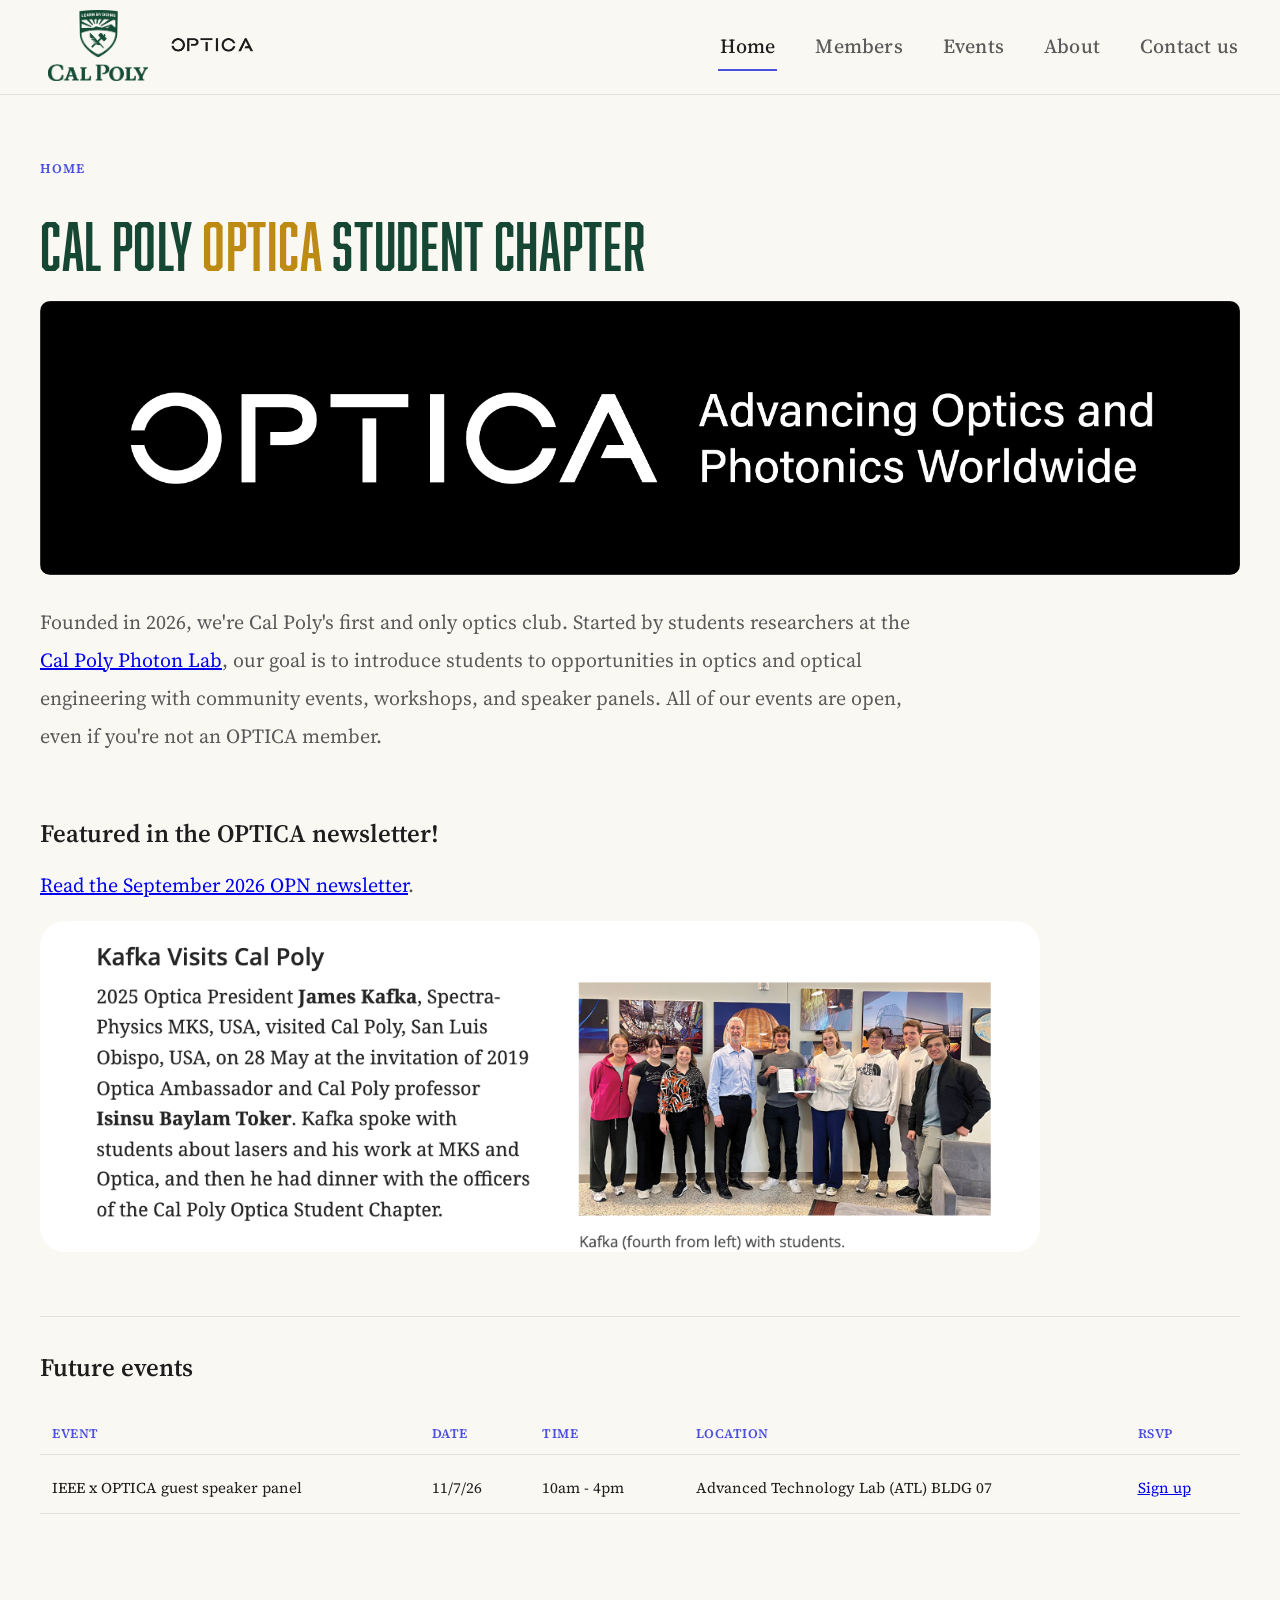
<file: index.html>
<!DOCTYPE html>
<html lang="en">
<head>
  <meta charset="UTF-8">
  <meta name="viewport" content="width=device-width, initial-scale=1.0">
  <title>Home — Cal Poly OPTICA</title>
  <link rel="stylesheet" href="style.css">
</head>
<body>
  <div class="topbar">
    <div class="logo-cluster">
      <div class="logo-placeholder"><a href="https://www.calpoly.edu" target="_blank"><img src="images/CP_logo_tran.png" alt="Cal Poly logo"></a></div>
      <div class="logo-placeholder"><a href="https://www.optica.org" target="_blank"><img src="images/OPTICA_Tra.png" alt="OPTICA logo"></a></div>
    </div>
    <nav class="tabs">
      <a href="index.html" class="active">Home</a>
      <a href="members.html" class="">Members</a>
      <a href="events.html" class="">Events</a>
      <a href="about.html" class="">About</a>
      <a href="contact.html" class="">Contact us</a>
    </nav>
  </div>

  <main>
    <div class="page-label">Home</div>
    <h1> Cal Poly <span class="gold">OPTICA</span>  Student Chapter</h1>
    <img src="images/logo_optica_.jpg" alt="OPTICA banner" class="hero-image">
    <p>Founded in 2026, we're Cal Poly's first and only optics club. Started by students researchers at the <a href="https://sites.google.com/view/cal-poly-photon-lab/home?authuser=0" target="_blank">Cal Poly Photon Lab</a>, our goal is to introduce students to opportunities in optics and optical engineering with community events, workshops, and speaker panels. All of our events are open, even if you're not an OPTICA member.
  
      <div class="featured-section">
        <h2>Featured in the OPTICA newsletter!</h2>
        <p><a href="https://www.optica-opn.org/home/articles/volume_37/september_2026/departments/news_from_the_society/?_gl=1*16rx3y2*_up*MQ..*_ga*MzcwMTYxMjEzLjE3OTE0MDU0OTk.*_ga_E12JQYTB9L*czE3OTE0MDU0OTkkbzEkZzEkdDE3OTE0MDU1MDMkajU2JGwwJGgw" target="_blank">Read the September 2026 OPN newsletter</a>.</p>
      
        <img src="images/feature.png" alt="OPTICA newsletter feature" class="featured-image">
      </div>



      
      <div class="future-events-section">
    </div>
        <h2>Future events</h2>

        <table class="seminars-table">
          <thead>
            <tr>
              <th>Event</th>
              <th>Date</th>
              <th>Time</th>
              <th>Location</th>
              <th>RSVP</th>
            </tr>
          </thead>
          <tbody>
            <tr>
              <td>IEEE x OPTICA guest speaker panel</td>
              <td>11/7/26</td>
              <td>10am - 4pm</td>
              <td>Advanced Technology Lab (ATL) BLDG 07 </td>
              <td><a href="https://forms.cloud.microsoft/Pages/ResponsePage.aspx?id=2wING578lUSVNx03nMoq5_AMgewt2ipLjpEsXgw3dFpURFIxSEdMRVdFVzVDMUJVMkZYVU0zT0tTWS4u" target="_blank">Sign up</a></td>
            </tr>
              <!--   *DELETE THIS COMMENT TO BRING BACK THE EVENTS **** <-------
              <td>Seminar with Dr. Kaan Aksit </td>
              <td>October 2026</td>
              <td> TBD </td>
              <td>Zoom</td>
              <td><a href="PASTE_LINK_HERE" target="_blank">Sign up</a></td>
            </tr>
          </tbody>
          <tr>
              <td>IEEE x OPTICA guest speaker panel</td>
              <td>November 2026</td>
              <td>[Time]</td>
              <td> TBD </td>
              <td><a href="PASTE_LINK_HERE" target="_blank">Sign up</a></td>
            </tr>
            
            </tbody>
          <tr>
              <td>Event</td>
              <td>Date</td>
              <td>[Time]</td>
              <td> Place </td>
              <td><a href="PASTE_LINK_HERE" target="_blank">Sign up</a></td>
            </tr>
            -->
        </table>
      </div>



  </main>
</body>
</html>
</file>
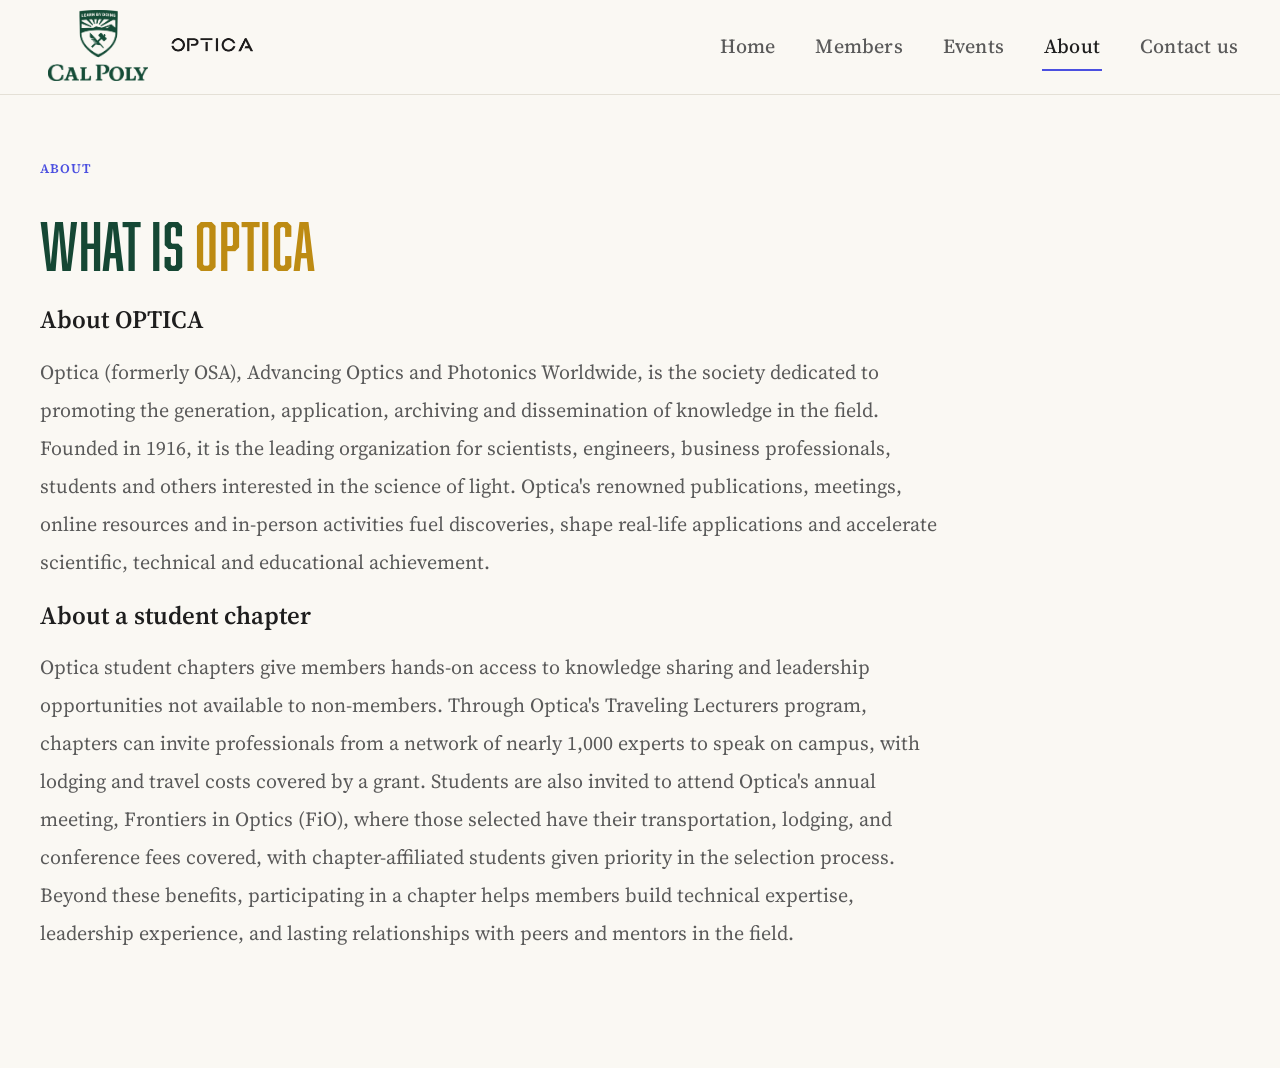
<file: about.html>
<!DOCTYPE html>
<html lang="en">
<head>
  <meta charset="UTF-8">
  <meta name="viewport" content="width=device-width, initial-scale=1.0">
  <title>About — Cal Poly OPTICA</title>
  <link rel="stylesheet" href="style.css">
</head>
<body>
  <div class="topbar">
    <div class="logo-cluster">
      <div class="logo-placeholder"><a href="https://www.calpoly.edu" target="_blank"><img src="images/CP_logo_tran.png" alt="Cal Poly logo"></a></div>
      <div class="logo-placeholder"><a href="https://www.optica.org" target="_blank"><img src="images/OPTICA_Tra.png" alt="OPTICA logo"></a></div>
    </div>
    <nav class="tabs">
      <a href="index.html" class="">Home</a>
      <a href="members.html" class="">Members</a>
      <a href="events.html" class="">Events</a>
      <a href="about.html" class="active">About</a>
      <a href="contact.html" class="">Contact us</a>
    </nav>
  </div>

  <main>
    <div class="page-label">About</div>
    <h1>What is <span class="gold">OPTICA</span></h1>

      <h2>About OPTICA</h2>
      <p>Optica (formerly OSA), Advancing Optics and Photonics Worldwide, is the society dedicated to promoting the generation, application, archiving and dissemination of knowledge in the field. Founded in 1916, it is the leading organization for scientists, engineers, business professionals, students and others interested in the science of light. Optica's renowned publications, meetings, online resources and in-person activities fuel discoveries, shape real-life applications and accelerate scientific, technical and educational achievement.</p>

      <h2>About a student chapter</h2>
      <p>Optica student chapters give members hands-on access to knowledge sharing and leadership opportunities not available to non-members. Through Optica's Traveling Lecturers program, chapters can invite professionals from a network of nearly 1,000 experts to speak on campus, with lodging and travel costs covered by a grant. Students are also invited to attend Optica's annual meeting, Frontiers in Optics (FiO), where those selected have their transportation, lodging, and conference fees covered, with chapter-affiliated students given priority in the selection process. Beyond these benefits, participating in a chapter helps members build technical expertise, leadership experience, and lasting relationships with peers and mentors in the field.</p>
    </div>

  </main>
</body>
</html>
</file>
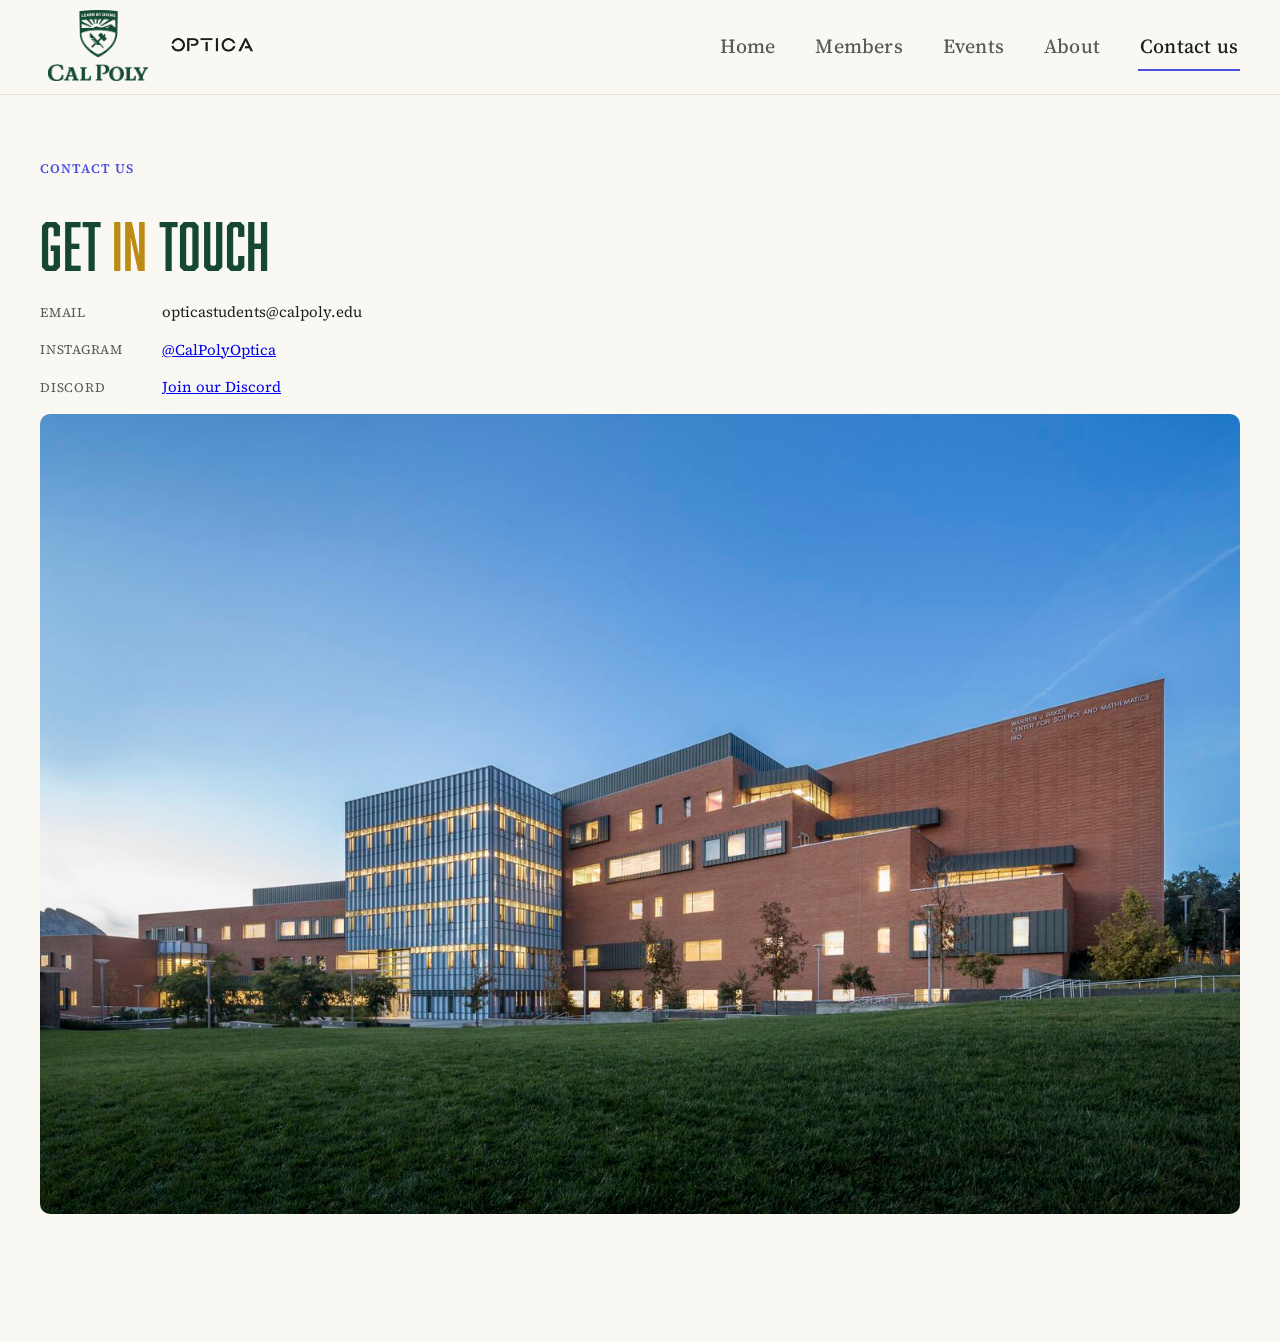
<file: contact.html>
<!DOCTYPE html>
<html lang="en">
<head>
  <meta charset="UTF-8">
  <meta name="viewport" content="width=device-width, initial-scale=1.0">
  <title>Contact — Cal Poly OPTICA</title>
  <link rel="stylesheet" href="style.css">
</head>
<body>
  <div class="topbar">
    <div class="logo-cluster">
      <div class="logo-placeholder"><a href="https://www.calpoly.edu" target="_blank"><img src="images/CP_logo_tran.png" alt="Cal Poly logo"></a></div>
      <div class="logo-placeholder"><a href="https://www.optica.org" target="_blank"><img src="images/OPTICA_Tra.png" alt="OPTICA logo"></a></div>
    </div>
    <nav class="tabs">
      <a href="index.html" class="">Home</a>
      <a href="members.html" class="">Members</a>
      <a href="events.html" class="">Events</a>
      <a href="about.html" class="">About</a>
      <a href="contact.html" class="active">Contact us</a>
    </nav>
  </div>

  <main>
    <div class="page-label">Contact us</div>
    <h1>GET <span class="gold">IN</span> TOUCH</h1>
    <div class="contact-list">
      <div class="contact-row"><span class="label">Email</span> opticastudents@calpoly.edu </div>
      <div class="contact-row"><span class="label">Instagram</span> <a href="https://www.instagram.com/CalPolyOptica/" target="_blank">@CalPolyOptica</a></div>
      <div class="contact-row"><span class="label">Discord</span> <a href="https://discord.gg/3qsBAxaSre" target="_blank" class="link-button">Join our Discord</a></div>
        <img src="images/baker.jpg" alt="Department building" class="hero-image">
    </div>

  </main>
</body>
</html>
</file>
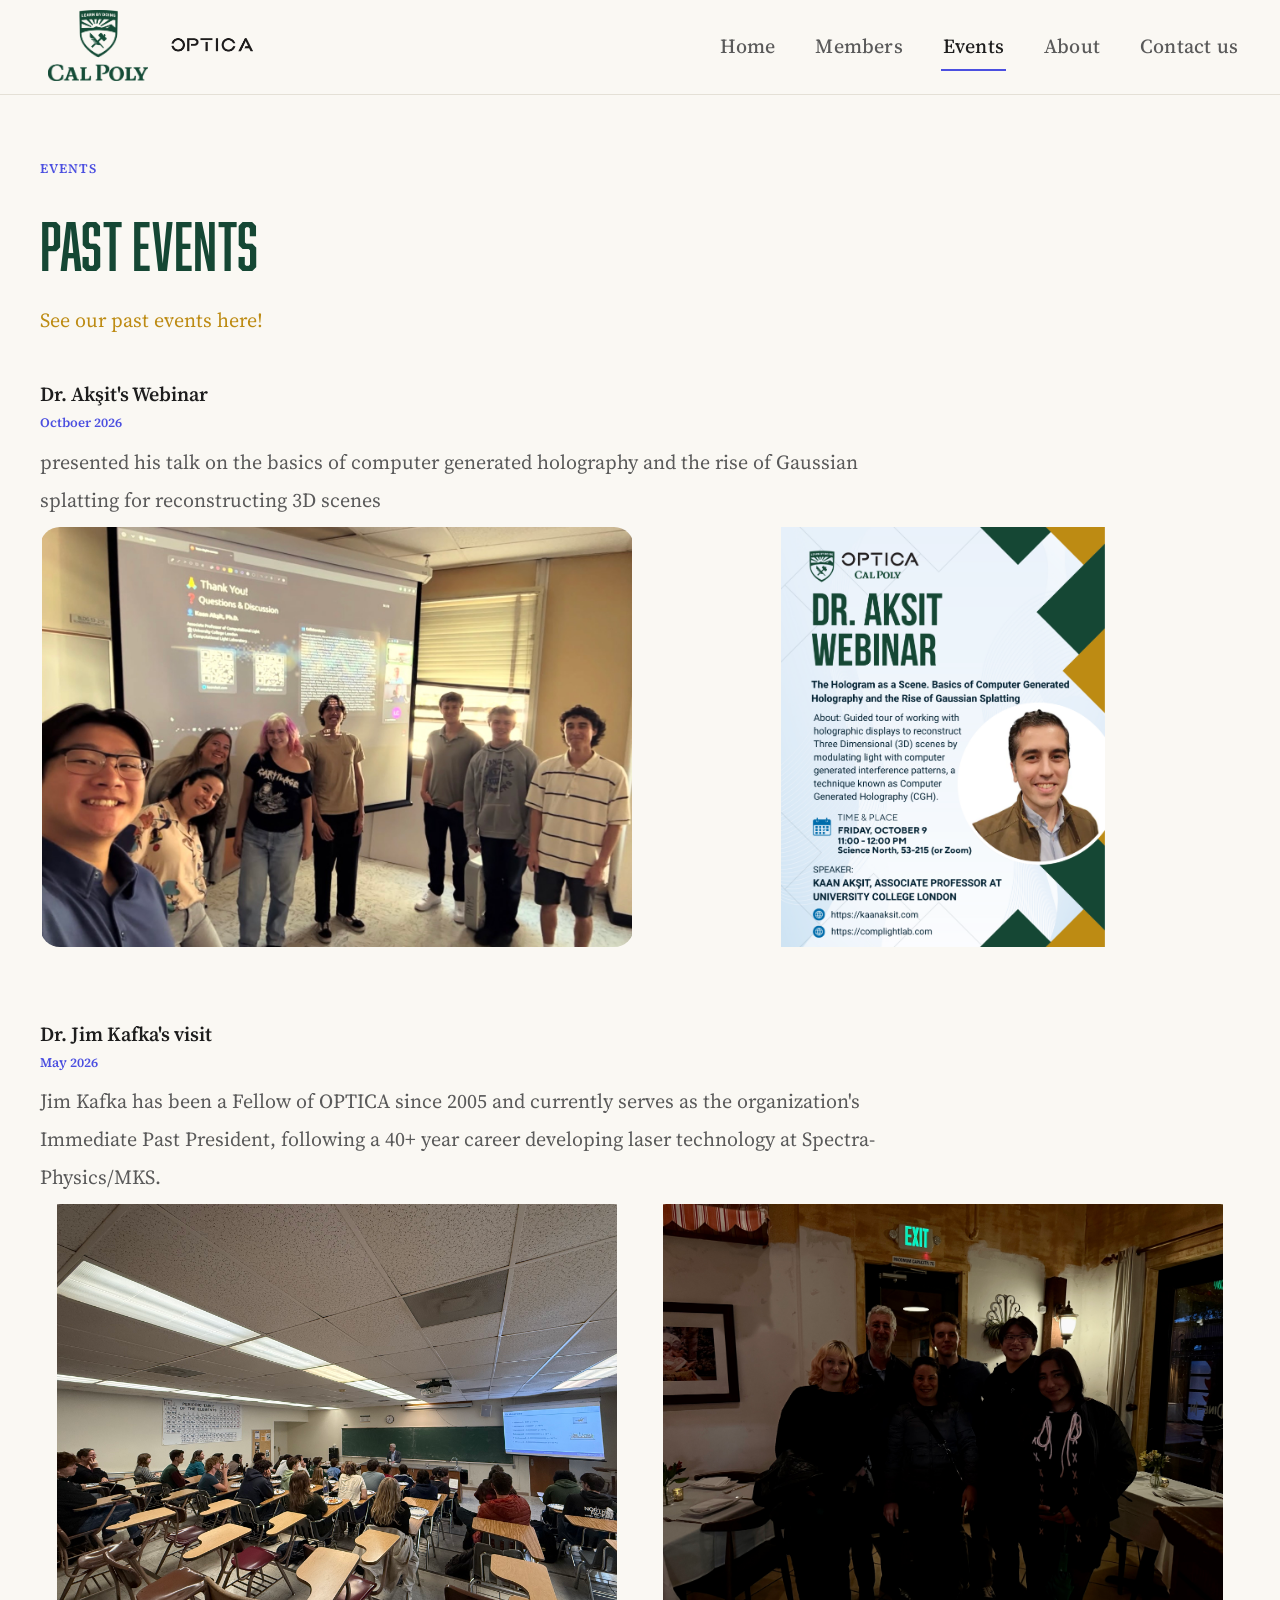
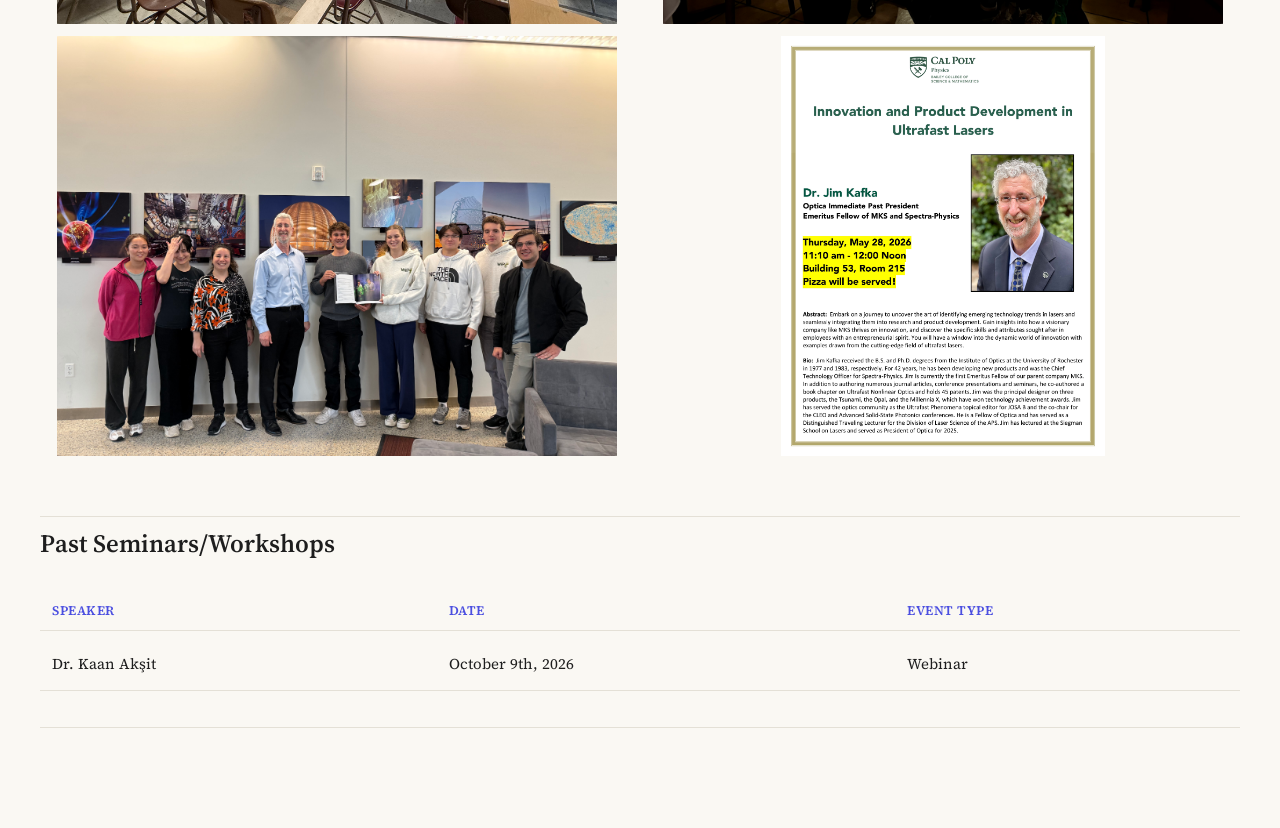
<file: events.html>
<!DOCTYPE html>
<html lang="en">
<head>
  <meta charset="UTF-8">
  <meta name="viewport" content="width=device-width, initial-scale=1.0">
  <title>Events — Cal Poly OPTICA</title>
  <link rel="stylesheet" href="style.css">
</head>
<body>
  <div class="topbar">
    <div class="logo-cluster">
      <div class="logo-placeholder"><a href="https://www.calpoly.edu" target="_blank"><img src="images/CP_logo_tran.png" alt="Cal Poly logo"></a></div>
      <div class="logo-placeholder"><a href="https://www.optica.org" target="_blank"><img src="images/OPTICA_Tra.png" alt="OPTICA logo"></a></div>
    </div>
    <nav class="tabs">
      <a href="index.html" class="">Home</a>
      <a href="members.html" class="">Members</a>
      <a href="events.html" class="active">Events</a>
      <a href="about.html" class="">About</a>
      <a href="contact.html" class="">Contact us</a>
    </nav>
  </div>

  <main>
    <div class="page-label">Events</div>
    <h1>Past events</h1>
    <p class="events-intro">See our past events here!</p>


      
        <div class="event-entry">
          <div class="event-info">
            <h2>Dr. Akşit's Webinar </h2>
            <div class="event-date">Octboer 2026</div>
            <p>presented his talk on the basics of computer generated holography and the rise of Gaussian splatting for reconstructing 3D scenes</p>
            </div>
          <div class="event-photos">
            <div class="event-photo"><img src="images/workshop_pic.jpg" ></div>
            <div class="event-photo"><img src="images/Aksit_Webinar.png" ></div>
          </div>
          


        <div class="event-entry">
          <div class="event-info">
            <h2>Dr. Jim Kafka's visit</h2>
            <div class="event-date">May 2026</div>
            <p>Jim Kafka has been a Fellow of OPTICA since 2005 and currently serves as the organization's Immediate Past President, following a 40+ year career developing laser technology at Spectra-Physics/MKS.</p>
          </div>  
          <div class="event-photos">
            <div class="event-photo"><img src="images/Jim_class.jpeg" alt="Dr. Jim Kafka's visit - classroom"></div>
            <div class="event-photo"><img src="images/Jim_dinner.jpeg" alt="Dr. Jim Kafka's visit - dinner"></div>
            <div class="event-photo"><img src="images/Jim_network.jpeg" alt="Dr. Jim Kafka's visit - networking"></div>
            <div class="event-photo"><img src="images/Jim_poster.jpeg" alt="Dr. Jim Kafka's visit - poster"></div>
          </div>
        </div>

      

        <!-- TEMPLATE
        <div class="event-entry">
          <div class="event-info">
            <h2>Event Title</h2>
            <div class="event-date">January 1st 2000</div>
            <p>[Placeholder — short blurb about this event.]</p>
            </div>
          <div class="event-photos">
            <div class="event-photo">Photo</div>
            <div class="event-photo">Photo</div>
            <div class="event-photo">Photo</div>
            <div class="event-photo">Photo</div>
          </div>
          -->
        
      <div class="seminars-section">
        <h2>Past Seminars/Workshops</h2>

        <table class="seminars-table">
          <thead>
            <tr>
              <th>Speaker</th>
              <th>Date</th>
              <th>Event Type</th>
            </tr>
          </thead>
          <tbody>
            <tr>
              
              <td>Dr. Kaan Akşit</td>
              <td>October 9th, 2026</td>
              <td>Webinar</td>
            </tr>
            <tr>
              <!-- *COMMENTED OUT FOR NOW*
              <td>[Event info]</td>
              <td>[Time] · [Location]</td>
              <td>Workshop</td>
            </tr>
          </tbody>
        </table>
      </div>
    -->
</file>
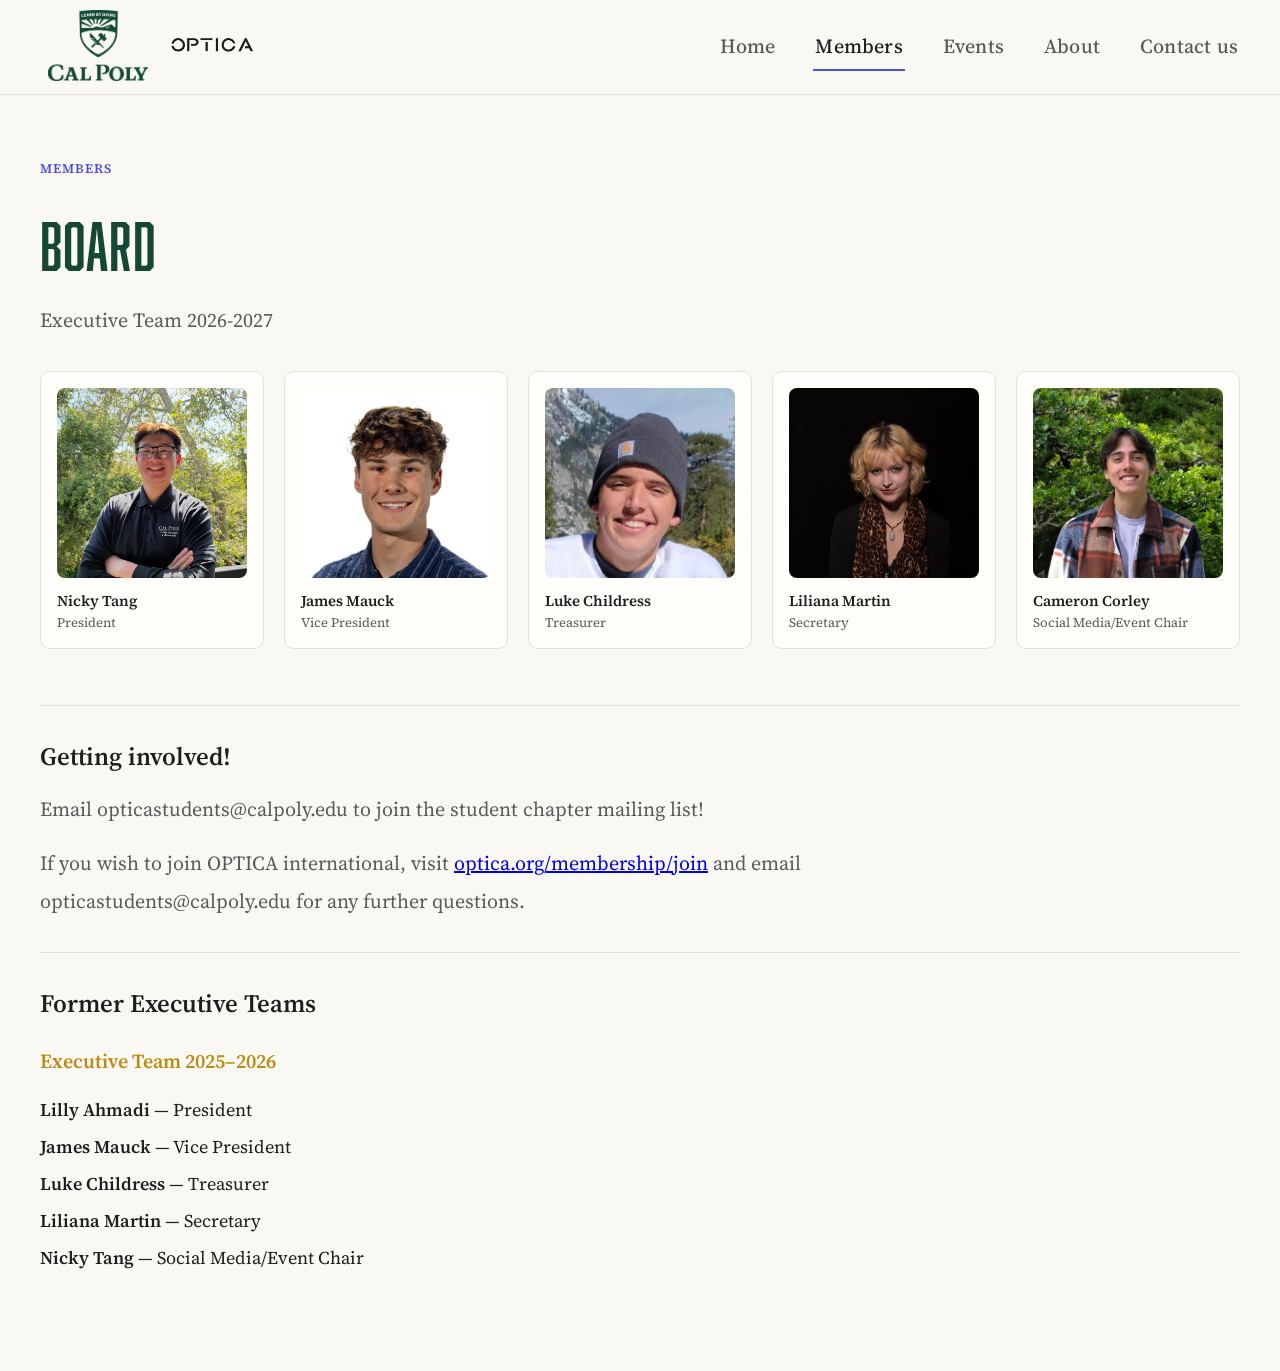
<file: members.html>
<!DOCTYPE html>
<html lang="en">
<head>
  <meta charset="UTF-8">
  <meta name="viewport" content="width=device-width, initial-scale=1.0">
  <title>Members — Cal Poly OPTICA</title>
  <link rel="stylesheet" href="style.css">
</head>
<body>
  <div class="topbar">
    <div class="logo-cluster">
      <div class="logo-placeholder"><a href="https://www.calpoly.edu" target="_blank"><img src="images/CP_logo_tran.png" alt="Cal Poly logo"></a></div>
      <div class="logo-placeholder"><a href="https://www.optica.org" target="_blank"><img src="images/OPTICA_Tra.png" alt="OPTICA logo"></a></div>
    </div>
    <nav class="tabs">
      <a href="index.html" class="">Home</a>
      <a href="members.html" class="active">Members</a>
      <a href="events.html" class="">Events</a>
      <a href="about.html" class="">About</a>
      <a href="contact.html" class="">Contact us</a>
    </nav>
  </div>

  <main>
    <div class="page-label">Members</div>
    <h1>Board</h1>
    <p> Executive Team 2026-2027</p>

  <div class="members-grid">
      <div class="member-card">
        <div class="member-photo"><img src="images/nicky_t.png" alt="Nicky Tang"></div>
        <div class="member-name">Nicky Tang</div>
        <div class="member-role">President</div>
      </div>
      <div class="member-card">
        <div class="member-photo"><img src="images/james_m.JPEG" alt="James Mauck"></div>
        <div class="member-name">James Mauck</div>
        <div class="member-role">Vice President</div>
      </div>
      <div class="member-card">
        <div class="member-photo"><img src="images/Luke_C.jpeg" alt="Luke"></div>
        <div class="member-name">Luke Childress</div>
        <div class="member-role">Treasurer</div>
      </div>
      <div class="member-card"> 
        <div class="member-photo"><img src="images/liliana_m.jpeg" alt="Liliana"></div>
        <div class="member-name">Liliana Martin</div>
        <div class="member-role">Secretary</div>
      </div>
      <div class="member-card">
        <div class="member-photo"><img src="images/cameron_c.jpg" alt="Cameron Corley"></div>
        <div class="member-name">Cameron Corley</div>
        <div class="member-role">Social Media/Event Chair</div>
      </div>
    </div>

    <div class="join-block">
      <h2>Getting involved!</h2>
      <p> Email opticastudents@calpoly.edu to join the student chapter mailing list!</p>
      <p>If you wish to join OPTICA international, visit <a href="https://www.optica.org/membership/join/" target="_blank">optica.org/membership/join</a> and email opticastudents@calpoly.edu for any further questions. </p>
    </div>


        <div class="former-exec">
      <h2>Former Executive Teams</h2>

          <!-- COMMENTED OUT (Template)
      <h3>Exec Team [Year]–[Year]</h3>
      <ul class="former-list">
        <li><span class="former-name">[Name]</span> — [Role]</li>
        <li><span class="former-name">[Name]</span> — [Role]</li>
        <li><span class="former-name">[Name]</span> — [Role]</li>
      </ul>
      -->

      <h3>Executive Team 2025–2026</h3>

      <ul class="former-list">
        <li><span class="former-name">Lilly Ahmadi</span> — President</li>
        <li><span class="former-name">James Mauck</span> — Vice President</li>
        <li><span class="former-name">Luke Childress</span> — Treasurer</li>
        <li><span class="former-name">Liliana Martin</span> — Secretary</li>
        <li><span class="former-name">Nicky Tang</span> — Social Media/Event Chair</li>
        
      </ul>
    </div>
  </main>
</body>
</html>
</file>
<file: style.css>
/* ============================================
   Cal Poly OPTICA — shared stylesheet
   Template pass: layout + placement only.
   Swap colors/fonts later once content is final.
   ============================================ */
@font-face { font-family: 'Abolition'; src: url('fonts/abolition-regular.ttf') format('truetype'); }
@font-face { font-family: 'Source Serif 4'; src: url('fonts/SourceSerif4-VariableFont_opsz,wght.ttf') format('truetype'); }
:root {
  --bg: #FAF8F3;          /* off-white, not pure white */
  --text: #1E1E1E;
  --text-soft: #5A5A5A;
  --accent: #4B4FE0;      /* laser-violet accent, used sparingly */
  --border: #E4E0D6;
  --nav-height: 95px;
  --logo-box: 100px;
}

* {
  box-sizing: border-box;
  margin: 0;
  padding: 0;
}

body {
  background: var(--bg);
  color: var(--text);
  font-family: 'Source Serif 4', 'Inter', -apple-system, BlinkMacSystemFont, 'Segoe UI', sans-serif;
  line-height: 1.5;
  font-size: 20px;
}

/* ---------- Top bar: logos + nav ---------- */

.topbar {
  height: var(--nav-height);
  display: flex;
  align-items: center;
  justify-content: space-between;
  padding: 0 40px;
  border-bottom: 1px solid var(--border);
}

/* Logo cluster, top-left area but not jammed into the corner */
.logo-cluster {
  display: flex;
  align-items: center;
  gap: 14px;
  padding-left: 8px;
}

.logo-placeholder {
  width: var(--logo-box);
  height: var(--logo-box);

  border-radius: 6px;
  display: flex;
  align-items: center;
  justify-content: center;
  font-size: 10px;
  color: #9A9587;
  text-align: center;
  line-height: 1.2;
  flex-shrink: 0;
}

/* Horizontal nav, left to right */
nav.tabs {
  display: flex;
  gap: 36px;
}

nav.tabs a {
  text-decoration: none;
  color: var(--text-soft);
  font-size: 20px;
  font-weight: 500;
  letter-spacing: 0.01em;
  padding: 8px 2px;
  border-bottom: 2px solid transparent;
  transition: color 0.15s ease, border-color 0.15s ease;
}

nav.tabs a:hover {
  color: var(--text);
}

nav.tabs a.active {
  color: var(--text);
  border-bottom-color: var(--accent);
}

.future-events-section {
  margin-top: 56px;
  padding-top: 32px;
  border-top: 1px solid var(--border);
}

.seminars-table {
  width: 100%;
  border-collapse: separate;
  border-spacing: 0 8px;
  margin-top: 20px;
}

.seminars-table th {
  text-align: left;
  font-size: 13px;
  font-weight: 600;
  color: var(--accent);
  text-transform: uppercase;
  letter-spacing: 0.04em;
  padding: 10px 20px 10px 12px;
  border-bottom: 1px solid var(--border);
}

.seminars-table td {
  padding: 14px 20px 14px 12px;
  font-size: 15px;
  border-bottom: 1px solid var(--border);
}

/* ---------- Page shell ---------- */

main {
  max-width: 1400px;
  margin: 0 auto;
  padding: 64px 40px 100px;
}

.page-label {
  font-size: 13px;
  letter-spacing: 0.08em;
  text-transform: uppercase;
  color: var(--accent);
  font-weight: 600;
  margin-bottom: 10px;
}

h1 {
  font-family: 'Abolition', sans-serif;
  font-size: 65px;
  font-weight: 400;
  text-transform: uppercase;
  letter-spacing: 0.01em;
  margin-bottom: 15px;
  color: #154734;

}

h1 .gold {
  color: #BD8B13;
}

h2 {
  font-size: 24px;
  font-weight: 600;
  margin-bottom: 14px;
}

p {
  color: var(--text-soft);
  max-width: 900px;
  margin-bottom: 16px;
  line-height: 1.90;
}

/* Generic placeholder block for content not final yet */
.placeholder-block {
  border: 1.5px dashed #C9C4B6;
  border-radius: 10px;
  padding: 28px;
  color: #9A9587;
  font-size: 14px;
  margin-top: 24px;
}

/* ---------- Members page ---------- */

.members-grid {
  display: grid;
  grid-template-columns: repeat(5, 1fr);
  gap: 20px;
  margin-top: 32px;
}

.member-card {
  border: 1px solid var(--border);
  border-radius: 10px;
  padding: 16px;
  background: #FFFEFB;
}

.member-photo {
  width: 100%;
  aspect-ratio: 1;
  border-radius: 8px;
  margin-bottom: 12px;
  display: flex;
  align-items: center;
  justify-content: center;
  font-size: 12px;
  color: #9A9587;
}

.member-photo img {
  width: 100%;
  height: 100%;
  object-fit: cover;
  border-radius: 8px;
}

.member-name {
  font-weight: 600;
  font-size: 15px;
}

.member-role {
  font-size: 13px;
  color: var(--text-soft);
}

.join-block {
  margin-top: 56px;
  padding-top: 32px;
  border-top: 1px solid var(--border);
}
.join-block p:last-of-type {
  margin-bottom: 0;
}

.former-exec {
  margin-top: 32px;
  font-size: 18px;
  padding-top: 32px;
  border-top: 1px solid var(--border);
}

.former-list {
  list-style: none;
  margin-top: 20px;
  display: flex;
  flex-direction: column;
  gap: 10px;
}

.former-name {
  font-weight: 600;
}

/* Exec Team 2025-2026 */
h3 {
  font-size: 20px;
  font-weight: 600;
  color: #BD8B13;
  margin-top: 24px;
  margin-bottom: 8px;
}

h2 {
  font-size: 25px;
  font-weight: 600;
  margin-bottom: 14px;
}



/* ---------- Events page ---------- */
.events-intro {
  color: #BD8B13;
}
.events-list {
  display: flex;
  flex-direction: column;
  gap: 32px;
  margin-top: 28px;
}

.event-entry {
  display: flex;
  flex-direction: column;
  gap: 8px;
  padding-bottom: 20px;
  border-bottom: 1px solid var(--border);
}

.event-photos {
  display: grid;
  grid-template-columns: repeat(2, 1fr);
  gap: 12px;
  margin-bottom: 40px;
}
.event-photo {
  width: 100%;
  height: 420px;
  flex-shrink: 0;
  display: flex;
  align-items: center;
  justify-content: center;
  font-size: 12px;
  border-radius: 20px;
  overflow: hidden;
}
.event-photo img {
  width: 100%;
  height: 100%;
  object-fit: contain;
  border-radius: 8px;
}

.event-info h2 {
  font-size: 20px;
  margin-top: 24px;
  margin-bottom: 4px;
}

.event-date {
  font-size: 13px;
  color: var(--accent);
  font-weight: 600;
  margin-bottom: 10px;
}
.event-info p {
  margin-bottom: 0;
}ontact page ---------- */

/* ---------- About page ---------- */

.contact-list {
  margin-top: 28px;
  display: flex;
  flex-direction: column;

}

.contact-row {
  display: flex;
  align-items: center;
  gap: 12px;
  font-size: 15px;
  margin-bottom: 15px;
}

.contact-row .label {
  width: 110px;
  color: var(--text-soft);
  font-size: 13px;
  text-transform: uppercase;
  letter-spacing: 0.06em;
}



/* ---------- Responsive ---------- */

@media (max-width: 700px) {
  .topbar {
    flex-direction: column;
    height: auto;
    padding: 16px 20px;
    gap: 14px;
    align-items: flex-start;
  }
  nav.tabs {
    gap: 20px;
    flex-wrap: wrap;
  }
  main {
    padding: 40px 20px 80px;
  }
  h1 {
    font-size: 36px;
  }
}


/* LOGOs */

.logo-placeholder img {
  max-width: 100%;
  max-height: 100%;
  object-fit: contain;
}

.hero-image {
  width: 100%;
  height: auto;
  border-radius: 10px;
  margin: 0 0 20px 0;
}


.featured-section {
  margin-top: 60px;
}

.featured-image {
  width: 100%;
  max-width: 1000px;
  height: auto;
  border-radius: 25px;
  margin-top: 1px;
}
</file>
